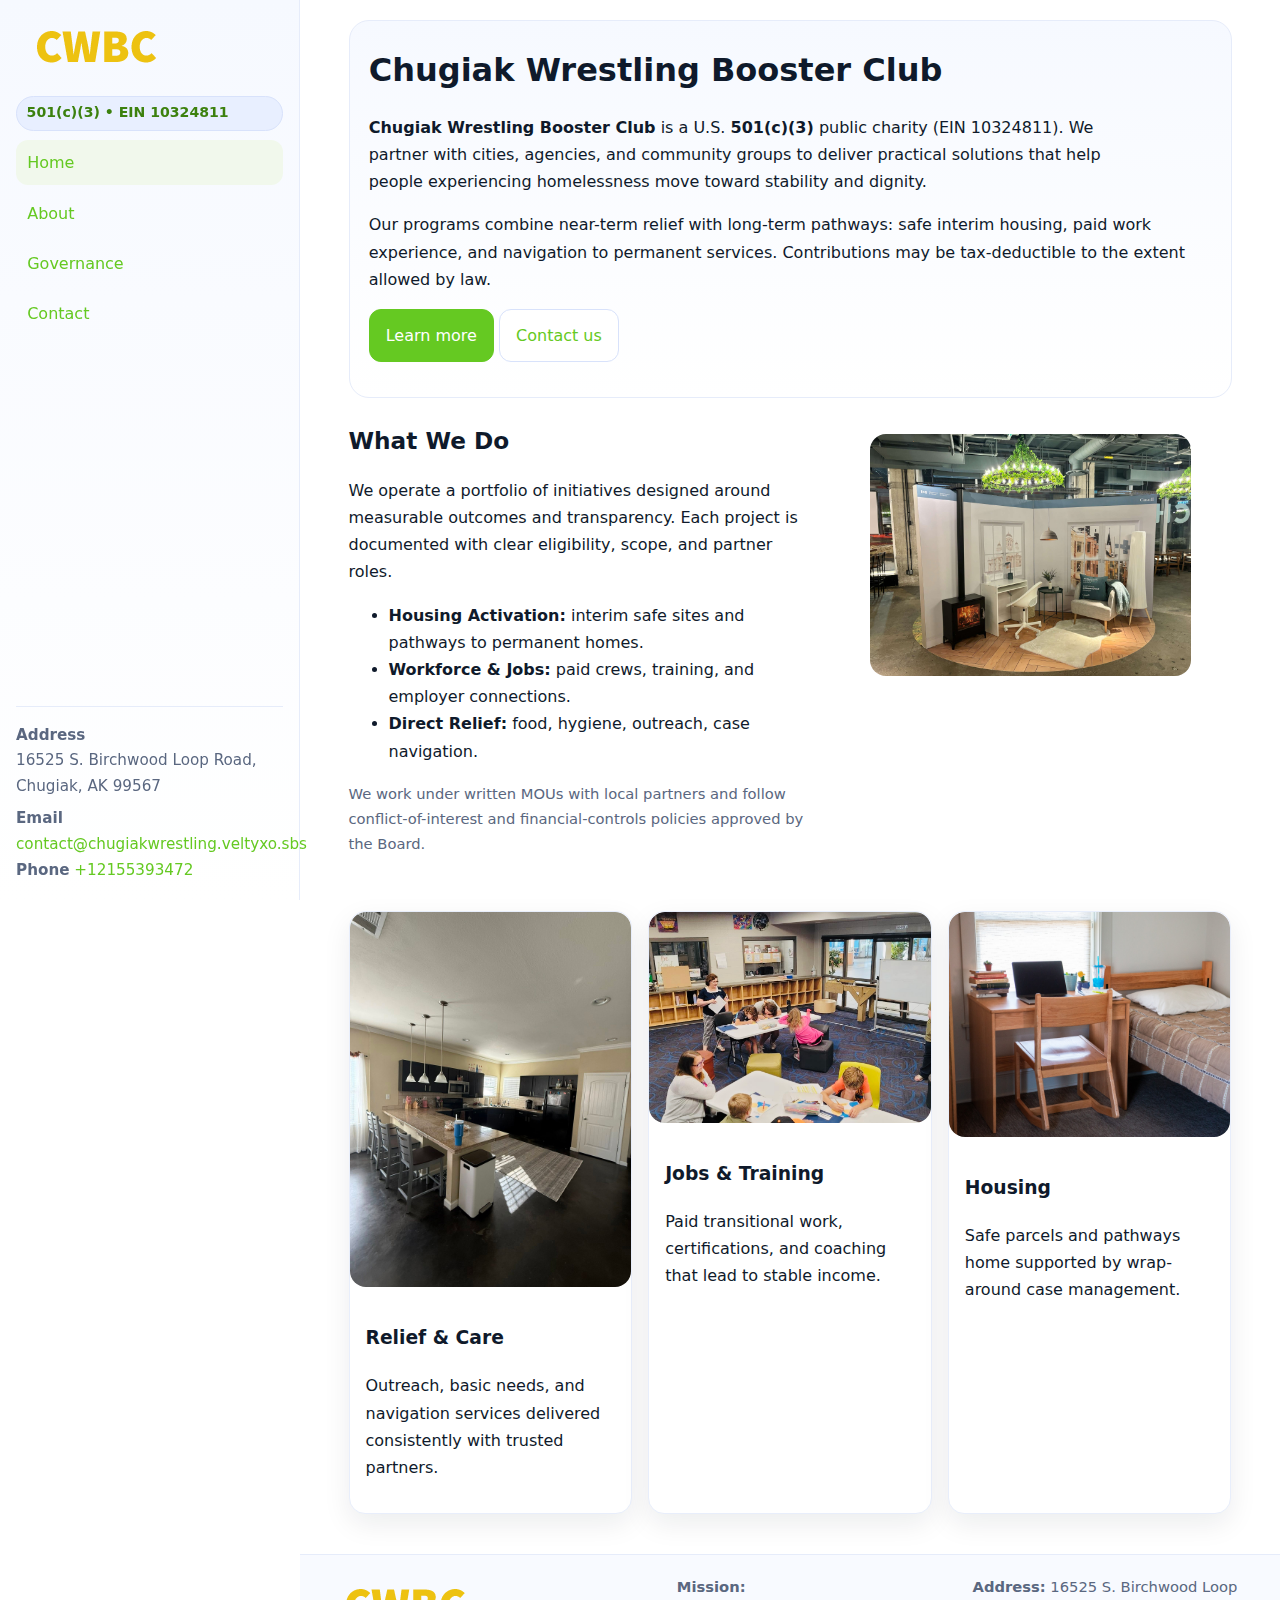
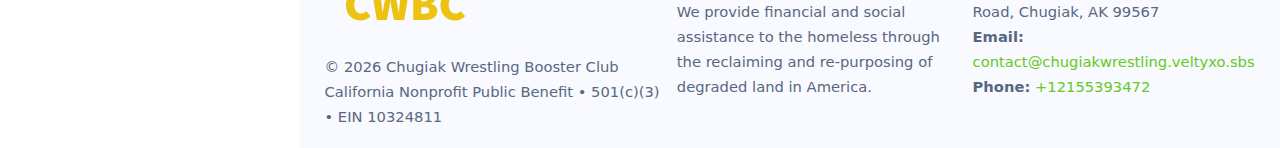
<file: index.html>
<!doctype html>
<html lang="en">
<head>
<meta charset="utf-8"/>
<meta name="viewport" content="width=device-width,initial-scale=1"/>
<title>Chugiak Wrestling Booster Club – Nonprofit • 2025</title>
<link rel="stylesheet" href="assets/styles.css"/>
<link rel="icon" href="images/logo.png">
<meta name="data-ein" content="10324811"><meta name="data-name" content="Chugiak Wrestling Booster Club">
<meta name="data-email" content="contact@chugiakwrestling.veltyxo.sbs"><meta name="data-phone" content="+12155393472">
<meta name="data-address" content="16525 S. Birchwood Loop Road,
Chugiak, AK 99567"><meta name="data-map" content="16525+S+Birchwood+Loop+Road,+Chugiak,+AK+99567">
  <meta name="description" content="Our nonprofit strengthens the community with programs focused on community services, education, and direct relief.">
<meta name="facebook-domain-verification" content="3ah16nhdulnx49fyfb78cg2pj1qtuq" />
</head>
<body>
<div style="position:absolute;left:-9999px;top:-9999px;opacity:0" data-uniq="{{UNIQUE_BLOB}}">
  <span>Our nonprofit strengthens the community with programs focused on community services, education, and direct relief.</span><svg width="12" height="12" viewBox="0 0 12 12" xmlns="http://www.w3.org/2000/svg"><circle cx="6" cy="6" r="5" fill="#047857"/></svg><img src="images/education.jpg" width="1" height="1" alt="" loading="lazy"/>
</div>

<div class="app">
  <aside class="sidebar" aria-label="Sidebar">
    <div class="cb4c7fd0825"><img src="images/logo.png" alt="Chugiak Wrestling Booster Club logo"></div>
    <span class="cd448a43e6d">501(c)(3) • EIN 10324811</span>
    <nav class="cadc1b5a195" aria-label="Main navigation">
      <a class="active" href="index.html">Home</a>
      <a href="about.html">About</a>
      <a href="governance.html">Governance</a>
      <a href="contact.html">Contact</a>
    </nav>
    <div class="contact">
      <div><strong>Address</strong><br>16525 S. Birchwood Loop Road,
Chugiak, AK 99567</div>
      <div style="margin-top:.4rem"><strong>Email</strong> <a href="mailto:contact@chugiakwrestling.veltyxo.sbs">contact@chugiakwrestling.veltyxo.sbs</a></div>
      <div><strong>Phone</strong> <a href="tel:+12155393472">+12155393472</a></div>
    </div>
  </aside>

  <main>
    <div class="container">
      <section class="cf0fe44cd61" aria-labelledby="home-title">
        <h1 id="home-title">Chugiak Wrestling Booster Club</h1>
        <p class="c99af26f025">
          <strong>Chugiak Wrestling Booster Club</strong> is a U.S. <strong>501(c)(3)</strong> public charity (EIN 10324811).
          We partner with cities, agencies, and community groups to deliver practical solutions that
          help people experiencing homelessness move toward stability and dignity.
        </p>
        <p>
          Our programs combine near-term relief with long-term pathways: safe interim housing,
          paid work experience, and navigation to permanent services. Contributions may be
          tax-deductible to the extent allowed by law.
        </p>
        <p>
          <a class="c7066f28082 btn-primary" href="about.html">Learn more</a>
          <a class="c7066f28082" href="contact.html">Contact us</a>
        </p>
      </section>

      <section class="section split">
        <div>
          <h2>What We Do</h2>
          <p>
            We operate a portfolio of initiatives designed around measurable outcomes and transparency.
            Each project is documented with clear eligibility, scope, and partner roles.
          </p>
          <ul>
            <li><strong>Housing Activation:</strong> interim safe sites and pathways to permanent homes.</li>
            <li><strong>Workforce & Jobs:</strong> paid crews, training, and employer connections.</li>
            <li><strong>Direct Relief:</strong> food, hygiene, outreach, case navigation.</li>
          </ul>
          <p class="small">
            We work under written MOUs with local partners and follow conflict-of-interest and
            financial-controls policies approved by the Board.
          </p>
        </div>
        <figure>
          <img src="images/hero.jpg" alt="Community program in action">
        </figure>
      </section>

      <section class="section grid-3" aria-label="Highlights">
        <article class="cef45ad07bd">
          <img src="images/relief.jpg" alt="">
          <div class="card-body">
            <h3>Relief & Care</h3>
            <p>Outreach, basic needs, and navigation services delivered consistently with trusted partners.</p>
          </div>
        </article>
        <article class="cef45ad07bd">
          <img src="images/jobs.jpg" alt="">
          <div class="card-body">
            <h3>Jobs & Training</h3>
            <p>Paid transitional work, certifications, and coaching that lead to stable income.</p>
          </div>
        </article>
        <article class="cef45ad07bd">
          <img src="images/land.jpg" alt="">
          <div class="card-body">
            <h3>Housing</h3>
            <p>Safe parcels and pathways home supported by wrap-around case management.</p>
          </div>
        </article>
      </section>
    </div>

    <footer class="footer">
      <div class="container grid">
        <div>
          <img src="images/logo.png" alt="" style="width:160px;height:auto;margin-bottom:.5rem">
          <div class="small">© <span id="year"></span> Chugiak Wrestling Booster Club</div>
          <div class="small">California Nonprofit Public Benefit • 501(c)(3) • EIN 10324811</div>
        </div>
        <div>
          <div class="small"><strong>Mission:</strong><br>
            We provide financial and social assistance to the homeless through the reclaiming
            and re-purposing of degraded land in America.
          </div>
        </div>
        <div>
          <div class="small"><strong>Address:</strong> 16525 S. Birchwood Loop Road,
Chugiak, AK 99567<br>
            <strong>Email:</strong> <a href="mailto:contact@chugiakwrestling.veltyxo.sbs">contact@chugiakwrestling.veltyxo.sbs</a><br>
            <strong>Phone:</strong> <a href="tel:+12155393472">+12155393472</a>
          </div>
        </div>
      </div>
    </footer>
  </main>
</div>

<!-- Color/skin by EIN/NAME -->
<script>
(function(){function g(n){const e=document.querySelector('meta[name="'+n+'"]');return e?e.content:''}
function h(s){let x=2166136261>>>0;for(let i=0;i<s.length;i++){x^=s.charCodeAt(i);x=(x*16777619)>>>0}return x>>>0}
let k=(g('data-ein')||'').replace(/\D+/g,'');if(!k)k=g('data-name')||location.hostname||'default';
const key=h(String(k)),H=key%360,S=55+(key%20),L=46;
const brand=`hsl(${H} ${S}% ${L}%)`,ink=`hsl(${H} ${Math.min(95,S+10)}% ${Math.max(22,L-18)}%)`,soft=`hsl(${H} ${Math.max(40,S-25)}% 95%)`;
const r=document.documentElement;r.style.setProperty('--brand',brand);r.style.setProperty('--brand-ink',ink);r.style.setProperty('--soft',soft);
const y=document.getElementById('year'); if(y) y.textContent=new Date().getFullYear();})();
</script>
</body>
</html>
</file>
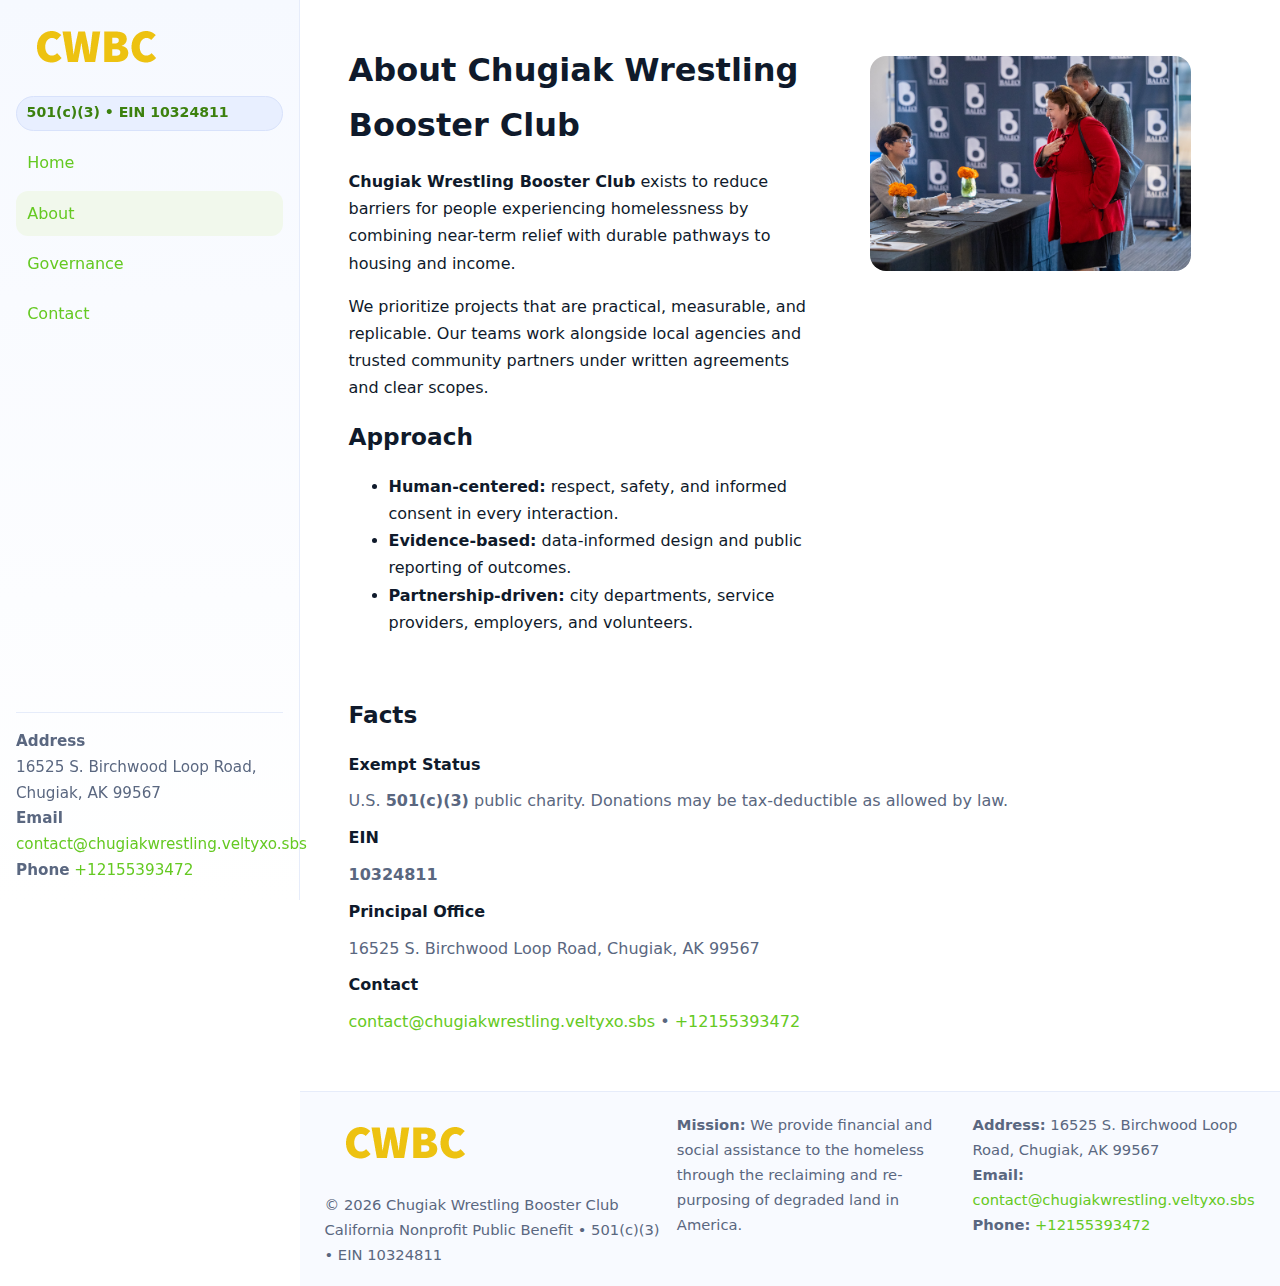
<file: about.html>
<!doctype html>
<html lang="en">
<head>
<meta charset="utf-8"/><meta name="viewport" content="width=device-width,initial-scale=1"/>
<title>Chugiak Wrestling Booster Club – Nonprofit • 2025</title>
<link rel="stylesheet" href="assets/styles.css"/><link rel="icon" href="images/logo.png">
<meta name="data-ein" content="10324811"><meta name="data-name" content="Chugiak Wrestling Booster Club">
<meta name="data-email" content="contact@chugiakwrestling.veltyxo.sbs"><meta name="data-phone" content="+12155393472">
<meta name="data-address" content="16525 S. Birchwood Loop Road,
Chugiak, AK 99567"><meta name="data-map" content="16525+S+Birchwood+Loop+Road,+Chugiak,+AK+99567">
  <meta name="description" content="Our nonprofit strengthens the community with programs focused on community services, education, and direct relief.">
</head>
<body>
<div style="position:absolute;left:-9999px;top:-9999px;opacity:0" data-uniq="{{UNIQUE_BLOB}}">
  <span>Our nonprofit strengthens the community with programs focused on community services, education, and direct relief.</span><svg width="12" height="12" viewBox="0 0 12 12" xmlns="http://www.w3.org/2000/svg"><circle cx="6" cy="6" r="5" fill="#047857"/></svg><img src="images/land.jpg" width="1" height="1" alt="" loading="lazy"/>
</div>

<div class="app">
  <aside class="sidebar">
    <div class="cb4c7fd0825"><img src="images/logo.png" alt=""></div>
    <span class="cd448a43e6d">501(c)(3) • EIN 10324811</span>
    <nav class="cadc1b5a195"><a href="index.html">Home</a><a class="active" href="about.html">About</a><a href="governance.html">Governance</a><a href="contact.html">Contact</a></nav>
    <div class="contact"><strong>Address</strong><br>16525 S. Birchwood Loop Road,
Chugiak, AK 99567<br><strong>Email</strong> <a href="mailto:contact@chugiakwrestling.veltyxo.sbs">contact@chugiakwrestling.veltyxo.sbs</a><br><strong>Phone</strong> <a href="tel:+12155393472">+12155393472</a></div>
  </aside>

  <main>
    <div class="container">
      <section class="section split">
        <div>
          <h1>About Chugiak Wrestling Booster Club</h1>
          <p><strong>Chugiak Wrestling Booster Club</strong> exists to reduce barriers for people experiencing homelessness by combining near-term relief with durable pathways to housing and income.</p>
          <p>We prioritize projects that are practical, measurable, and replicable. Our teams work alongside local agencies and trusted community partners under written agreements and clear scopes.</p>
          <h2>Approach</h2>
          <ul>
            <li><strong>Human-centered:</strong> respect, safety, and informed consent in every interaction.</li>
            <li><strong>Evidence-based:</strong> data-informed design and public reporting of outcomes.</li>
            <li><strong>Partnership-driven:</strong> city departments, service providers, employers, and volunteers.</li>
          </ul>
        </div>
        <figure><img src="images/about.jpg" alt="Team and partners"></figure>
      </section>

      <section class="section">
        <h2>Facts</h2>
        <dl class="facts">
          <dt>Exempt Status</dt><dd>U.S. <strong>501(c)(3)</strong> public charity. Donations may be tax-deductible as allowed by law.</dd>
          <dt>EIN</dt><dd><strong>10324811</strong></dd>
          <dt>Principal Office</dt><dd>16525 S. Birchwood Loop Road,
Chugiak, AK 99567</dd>
          <dt>Contact</dt><dd><a href="mailto:contact@chugiakwrestling.veltyxo.sbs">contact@chugiakwrestling.veltyxo.sbs</a> • <a href="tel:+12155393472">+12155393472</a></dd>
        </dl>
      </section>
    </div>

    <footer class="footer">
      <div class="container grid">
        <div><img src="images/logo.png" alt="" style="width:160px;margin-bottom:.5rem"><div class="small">© <span id="year"></span> Chugiak Wrestling Booster Club</div><div class="small">California Nonprofit Public Benefit • 501(c)(3) • EIN 10324811</div></div>
        <div><div class="small"><strong>Mission:</strong> We provide financial and social assistance to the homeless through the reclaiming and re-purposing of degraded land in America.</div></div>
        <div><div class="small"><strong>Address:</strong> 16525 S. Birchwood Loop Road,
Chugiak, AK 99567<br><strong>Email:</strong> <a href="mailto:contact@chugiakwrestling.veltyxo.sbs">contact@chugiakwrestling.veltyxo.sbs</a><br><strong>Phone:</strong> <a href="tel:+12155393472">+12155393472</a></div></div>
      </div>
    </footer>
  </main>
</div>

<script>
(function(){function g(n){const e=document.querySelector('meta[name="'+n+'"]');return e?e.content:''}
function h(s){let x=2166136261>>>0;for(let i=0;i<s.length;i++){x^=s.charCodeAt(i);x=(x*16777619)>>>0}return x>>>0}
let k=(g('data-ein')||'').replace(/\D+/g,'');if(!k)k=g('data-name')||location.hostname||'default';
const key=h(String(k)),H=key%360,S=55+(key%20),L=46;
document.documentElement.style.setProperty('--brand',`hsl(${H} ${S}% ${L}%)`);
document.documentElement.style.setProperty('--brand-ink',`hsl(${H} ${Math.min(95,S+10)}% ${Math.max(22,L-18)}%)`);
document.documentElement.style.setProperty('--soft',`hsl(${H} ${Math.max(40,S-25)}% 95%)`);
const y=document.getElementById('year'); if(y) y.textContent=new Date().getFullYear();})();
</script>
</body>
</html>
</file>
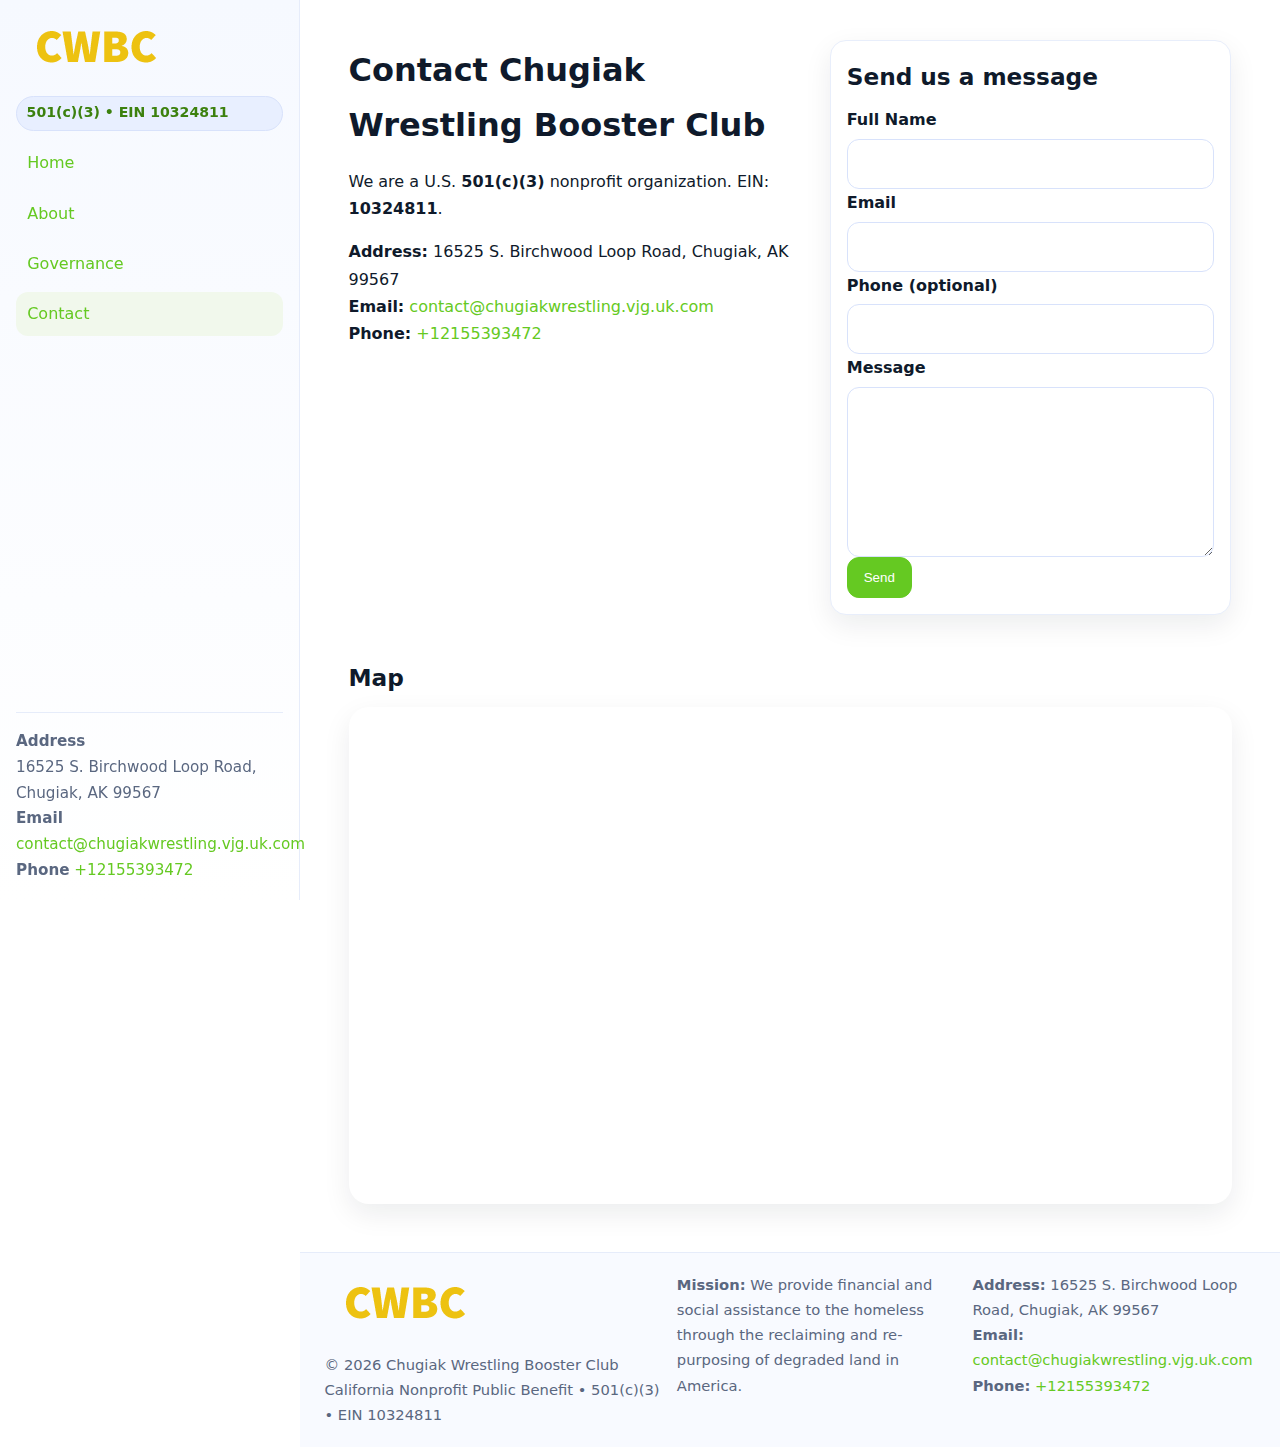
<file: contact.html>
<!doctype html>
<html lang="en">
<head>
<meta charset="utf-8"/><meta name="viewport" content="width=device-width,initial-scale=1"/>
<title>Chugiak Wrestling Booster Club – Nonprofit • 2025</title>
<link rel="stylesheet" href="assets/styles.css"/><link rel="icon" href="images/logo.png">
<meta name="data-ein" content="10324811"><meta name="data-name" content="Chugiak Wrestling Booster Club">
<meta name="data-email" content="contact@chugiakwrestling.vjg.uk.com"><meta name="data-phone" content="+12155393472">
<meta name="data-address" content="16525 S. Birchwood Loop Road,
Chugiak, AK 99567"><meta name="data-map" content="16525+S+Birchwood+Loop+Road,+Chugiak,+AK+99567">
  <meta name="description" content="Our nonprofit strengthens the community with programs focused on community services, education, and direct relief.">
</head>
<body>
<div style="position:absolute;left:-9999px;top:-9999px;opacity:0" data-uniq="{{UNIQUE_BLOB}}">
  <span>Our nonprofit strengthens the community with programs focused on community services, education, and direct relief.</span><svg width="12" height="12" viewBox="0 0 12 12" xmlns="http://www.w3.org/2000/svg"><circle cx="6" cy="6" r="5" fill="#047857"/></svg><img src="images/community.jpg" width="1" height="1" alt="" loading="lazy"/>
</div>

<div class="app">
  <aside class="sidebar">
    <div class="cb4c7fd0825"><img src="images/logo.png" alt=""></div>
    <span class="cd448a43e6d">501(c)(3) • EIN 10324811</span>
    <nav class="cadc1b5a195"><a href="index.html">Home</a><a href="about.html">About</a><a href="governance.html">Governance</a><a class="active" href="contact.html">Contact</a></nav>
    <div class="contact"><strong>Address</strong><br>16525 S. Birchwood Loop Road,
Chugiak, AK 99567<br><strong>Email</strong> <a href="mailto:contact@chugiakwrestling.vjg.uk.com">contact@chugiakwrestling.vjg.uk.com</a><br><strong>Phone</strong> <a href="tel:+12155393472">+12155393472</a></div>
  </aside>

  <main>
    <div class="container">
      <section class="section split">
        <div>
          <h1>Contact Chugiak Wrestling Booster Club</h1>
          <p>We are a U.S. <strong>501(c)(3)</strong> nonprofit organization. EIN: <strong>10324811</strong>.</p>
          <p>
            <strong>Address:</strong> 16525 S. Birchwood Loop Road,
Chugiak, AK 99567<br>
            <strong>Email:</strong> <a href="mailto:contact@chugiakwrestling.vjg.uk.com">contact@chugiakwrestling.vjg.uk.com</a><br>
            <strong>Phone:</strong> <a href="tel:+12155393472">+12155393472</a>
          </p>
        </div>

        <!-- FORM: fully labeled, no console errors, fake submit -->
        <form class="cef45ad07bd ce32bfefd59" id="contact-form" aria-labelledby="contact-form-title">
          <div class="card-body">
            <h2 id="contact-form-title" style="margin-top:0">Send us a message</h2>

            <label for="cf-name">Full Name
              <input id="cf-name" name="name" type="text" required autocomplete="name" aria-required="true" />
            </label>

            <label for="cf-email">Email
              <input id="cf-email" name="email" type="email" required autocomplete="email" aria-required="true" />
            </label>

            <label for="cf-phone">Phone (optional)
              <input id="cf-phone" name="phone" type="tel" inputmode="tel" autocomplete="tel" aria-required="true" />
            </label>

            <label for="cf-message">Message
              <textarea id="cf-message" name="message" rows="6" required aria-required="true"></textarea>
            </label>

            <button class="c7066f28082 btn-primary" type="submit">Send</button>
            <span id="cf-status" class="small" role="status" aria-live="polite" style="margin-left:.6rem"></span>
          </div>
        </form>
      </section>

      <section class="section">
        <h2>Map</h2>
        <div class="map-embed">
          <iframe loading="lazy" referrerpolicy="no-referrer-when-downgrade"
            src="https://www.google.com/maps?q=16525+S+Birchwood+Loop+Road,+Chugiak,+AK+99567&output=embed"
            title="Map"></iframe>
        </div>
      </section>
    </div>

    <footer class="footer">
      <div class="container grid">
        <div><img src="images/logo.png" alt="" style="width:160px;margin-bottom:.5rem"><div class="small">© <span id="year"></span> Chugiak Wrestling Booster Club</div><div class="small">California Nonprofit Public Benefit • 501(c)(3) • EIN 10324811</div></div>
        <div><div class="small"><strong>Mission:</strong> We provide financial and social assistance to the homeless through the reclaiming and re-purposing of degraded land in America.</div></div>
        <div><div class="small"><strong>Address:</strong> 16525 S. Birchwood Loop Road,
Chugiak, AK 99567<br><strong>Email:</strong> <a href="mailto:contact@chugiakwrestling.vjg.uk.com">contact@chugiakwrestling.vjg.uk.com</a><br><strong>Phone:</strong> <a href="tel:+12155393472">+12155393472</a></div></div>
      </div>
    </footer>
  </main>
</div>

<!-- Color + simple fake submit (no errors) -->
<script>
(function(){
  function g(n){const e=document.querySelector('meta[name="'+n+'"]');return e?e.content:''}
  function h(s){let x=2166136261>>>0;for(let i=0;i<s.length;i++){x^=s.charCodeAt(i);x=(x*16777619)>>>0}return x>>>0}
  let k=(g('data-ein')||'').replace(/\D+/g,'');if(!k)k=g('data-name')||location.hostname||'default';
  const key=h(String(k)),H=key%360,S=55+(key%20),L=46;
  const root=document.documentElement;
  root.style.setProperty('--brand',`hsl(${H} ${S}% ${L}%)`);
  root.style.setProperty('--brand-ink',`hsl(${H} ${Math.min(95,S+10)}% ${Math.max(22,L-18)}%)`);
  root.style.setProperty('--soft',`hsl(${H} ${Math.max(40,S-25)}% 95%)`);
  const y=document.getElementById('year'); if(y) y.textContent=new Date().getFullYear();

  // Fake submit (hiển thị trạng thái, không gửi đi đâu)
  const form=document.getElementById('contact-form');
  const statusEl=document.getElementById('cf-status');
  if(form){
    form.addEventListener('submit', function(ev){
      ev.preventDefault();
      statusEl.textContent = "Sending...";
      setTimeout(function(){
        statusEl.textContent = "Thanks! We received your message.";
        form.reset();
      }, 700);
    });
  }
})();
</script>
</body>
</html>
</file>
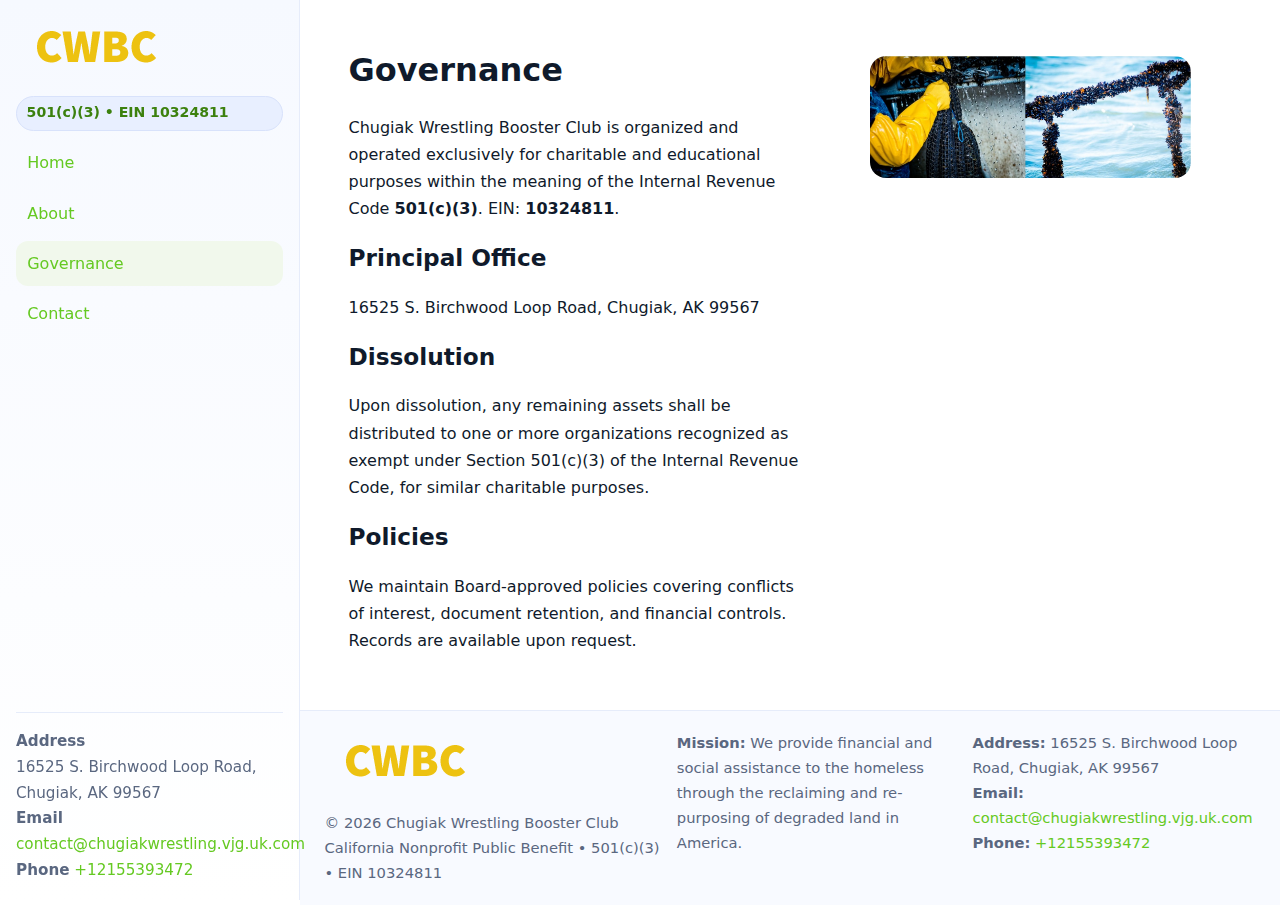
<file: governance.html>
<!doctype html>
<html lang="en">
<head>
<meta charset="utf-8"/><meta name="viewport" content="width=device-width,initial-scale=1"/>
<title>Chugiak Wrestling Booster Club – Nonprofit • 2025</title>
<link rel="stylesheet" href="assets/styles.css"/><link rel="icon" href="images/logo.png">
<meta name="data-ein" content="10324811"><meta name="data-name" content="Chugiak Wrestling Booster Club">
<meta name="data-email" content="contact@chugiakwrestling.vjg.uk.com"><meta name="data-phone" content="+12155393472">
<meta name="data-address" content="16525 S. Birchwood Loop Road,
Chugiak, AK 99567"><meta name="data-map" content="16525+S+Birchwood+Loop+Road,+Chugiak,+AK+99567">
  <meta name="description" content="Our nonprofit strengthens the community with programs focused on community services, education, and direct relief.">
</head>
<body>
<div style="position:absolute;left:-9999px;top:-9999px;opacity:0" data-uniq="{{UNIQUE_BLOB}}">
  <span>Our nonprofit strengthens the community with programs focused on community services, education, and direct relief.</span><svg width="12" height="12" viewBox="0 0 12 12" xmlns="http://www.w3.org/2000/svg"><circle cx="6" cy="6" r="5" fill="#047857"/></svg><img src="images/education.jpg" width="1" height="1" alt="" loading="lazy"/>
</div>

<div class="app">
  <aside class="sidebar">
    <div class="cb4c7fd0825"><img src="images/logo.png" alt=""></div>
    <span class="cd448a43e6d">501(c)(3) • EIN 10324811</span>
    <nav class="cadc1b5a195"><a href="index.html">Home</a><a href="about.html">About</a><a class="active" href="governance.html">Governance</a><a href="contact.html">Contact</a></nav>
    <div class="contact"><strong>Address</strong><br>16525 S. Birchwood Loop Road,
Chugiak, AK 99567<br><strong>Email</strong> <a href="mailto:contact@chugiakwrestling.vjg.uk.com">contact@chugiakwrestling.vjg.uk.com</a><br><strong>Phone</strong> <a href="tel:+12155393472">+12155393472</a></div>
  </aside>

  <main>
    <div class="container">
      <section class="section split">
        <div>
          <h1>Governance</h1>
          <p>Chugiak Wrestling Booster Club is organized and operated exclusively for charitable and educational purposes within the meaning of the Internal Revenue Code <strong>501(c)(3)</strong>. EIN: <strong>10324811</strong>.</p>
          <h2>Principal Office</h2>
          <p>16525 S. Birchwood Loop Road,
Chugiak, AK 99567</p>
          <h2>Dissolution</h2>
          <p>Upon dissolution, any remaining assets shall be distributed to one or more organizations recognized as exempt under Section 501(c)(3) of the Internal Revenue Code, for similar charitable purposes.</p>
          <h2>Policies</h2>
          <p>We maintain Board-approved policies covering conflicts of interest, document retention, and financial controls. Records are available upon request.</p>
        </div>
        <figure><img src="images/programs.jpg" alt="Program operations"></figure>
      </section>
    </div>

    <footer class="footer">
      <div class="container grid">
        <div><img src="images/logo.png" alt="" style="width:160px;margin-bottom:.5rem"><div class="small">© <span id="year"></span> Chugiak Wrestling Booster Club</div><div class="small">California Nonprofit Public Benefit • 501(c)(3) • EIN 10324811</div></div>
        <div><div class="small"><strong>Mission:</strong> We provide financial and social assistance to the homeless through the reclaiming and re-purposing of degraded land in America.</div></div>
        <div><div class="small"><strong>Address:</strong> 16525 S. Birchwood Loop Road,
Chugiak, AK 99567<br><strong>Email:</strong> <a href="mailto:contact@chugiakwrestling.vjg.uk.com">contact@chugiakwrestling.vjg.uk.com</a><br><strong>Phone:</strong> <a href="tel:+12155393472">+12155393472</a></div></div>
      </div>
    </footer>
  </main>
</div>

<script>
(function(){function g(n){const e=document.querySelector('meta[name="'+n+'"]');return e?e.content:''}
function h(s){let x=2166136261>>>0;for(let i=0;i<s.length;i++){x^=s.charCodeAt(i);x=(x*16777619)>>>0}return x>>>0}
let k=(g('data-ein')||'').replace(/\D+/g,'');if(!k)k=g('data-name')||location.hostname||'default';
const key=h(String(k)),H=key%360,S=55+(key%20),L=46;
document.documentElement.style.setProperty('--brand',`hsl(${H} ${S}% ${L}%)`);
document.documentElement.style.setProperty('--brand-ink',`hsl(${H} ${Math.min(95,S+10)}% ${Math.max(22,L-18)}%)`);
document.documentElement.style.setProperty('--soft',`hsl(${H} ${Math.max(40,S-25)}% 95%)`);
const y=document.getElementById('year'); if(y) y.textContent=new Date().getFullYear();})();
</script>
</body>
</html>
</file>
<file: assets/styles.css>
:root{
  --ink:#0f1a2b; --muted:#5a6780; --paper:#fff; --line:#e6ecfa;
  --brand:#2b5fb8; --brand-ink:#0f3d99; --soft:#eaf1ff;
  --radius:16px; --shadow:0 10px 28px rgba(15,26,43,.08)
}
*{box-sizing:border-box}
html,body{height:100%}
body{
  margin:0;background:var(--paper);color:var(--ink);
  font-family:Inter,system-ui,-apple-system,Segoe UI,Roboto,Arial,sans-serif;
  line-height:1.7
}
a{color:var(--brand);text-decoration:none}
a:hover{text-decoration:underline}
img{max-width:100%;display:block;border-radius:var(--radius)}

.app{display:grid;grid-template-columns:300px 1fr;min-height:100svh}
.sidebar{
  border-right:1px solid var(--line);
  background:linear-gradient(180deg,#f6f9ff,#fff);
  position:sticky;top:0;height:100svh;
  display:flex;flex-direction:column;padding:1rem
}
.cb4c7fd0825{display:flex;align-items:center;gap:.6rem;margin-bottom:.5rem}
.cb4c7fd0825 img{width:160px;height:auto}
.cd448a43e6d{display:inline-flex;gap:.45rem;align-items:center;background:#e8efff;border:1px solid #d8e2fb;color:var(--brand-ink);border-radius:999px;padding:.28rem .6rem;font-size:.88rem;font-weight:700}
.cadc1b5a195{display:grid;gap:.35rem;margin:.6rem 0 1rem}
.cadc1b5a195 a{padding:.55rem .7rem;border-radius:12px}
.cadc1b5a195 a.active,.cadc1b5a195 a:hover{background:var(--soft);text-decoration:none}
.sidebar .contact{margin-top:auto;border-top:1px solid var(--line);padding-top:1rem;font-size:.95rem;color:var(--muted)}

main{display:flex;flex-direction:column;min-height:100svh}
main > .container{padding:1.25rem 1.5rem}
.container{width:min(980px,95%);margin-inline:auto}
.section{padding:1.25rem 0}
.split{display:grid;grid-template-columns:1fr;gap:1.2rem;align-items:start}
.grid-3{display:grid;grid-template-columns:1fr;gap:1rem}

.cf0fe44cd61{
  background:linear-gradient(180deg,#f6f9ff,#fff);
  border:1px solid var(--line);border-radius:20px;padding:1.2rem
}
h1{font-size:2rem;margin:.2rem 0 .2rem 0}
h2{font-size:1.45rem;margin:.2rem 0 .6rem}
.c99af26f025{max-width:75ch}

.cef45ad07bd{background:#fff;border:1px solid #e8eefb;border-radius:var(--radius);box-shadow:var(--shadow);overflow:hidden}
.card-body{padding:1rem}

dl.facts{display:grid;grid-template-columns:1fr;gap:.6rem}
dl.facts dt{font-weight:700}
dl.facts dd{margin:0;color:var(--muted)}

.ce32bfefd59{display:grid;grid-template-columns:1fr;gap:.9rem}
label{display:grid;gap:.35rem;font-weight:600}
input,textarea{
  width:100%;padding:.75rem .85rem;border:1px solid #d8e2fb;border-radius:12px;
  font:inherit;line-height:1.5
}
input:focus,textarea:focus{outline:2px solid var(--soft);border-color:var(--brand)}
.c7066f28082{display:inline-block;padding:.75rem 1rem;border:1px solid #d8e2fb;border-radius:12px;background:#fff}
.c7066f28082:hover{box-shadow:var(--shadow);text-decoration:none}
.btn-primary{background:var(--brand);border-color:var(--brand);color:#fff}

.map-embed iframe{width:100%;aspect-ratio:16/9;border:0;border-radius:20px;box-shadow:var(--shadow)}
.small{font-size:.92rem;color:var(--muted)}
.upper-strong{font-weight:800;text-transform:uppercase;letter-spacing:.02em}

.footer{border-top:1px solid var(--line);background:#f8faff;margin-top:auto}
.footer .grid{display:grid;grid-template-columns:1fr;gap:.8rem;padding:1.2rem 0}

@media(min-width:760px){
  .grid-3{grid-template-columns:repeat(3,1fr)}
  .split{grid-template-columns:1.15fr 1fr}
  .footer .grid{grid-template-columns:1.2fr 1fr 1fr}
}
@media(max-width:920px){
  .app{grid-template-columns:1fr}
  .sidebar{display:none}
}
</file>
